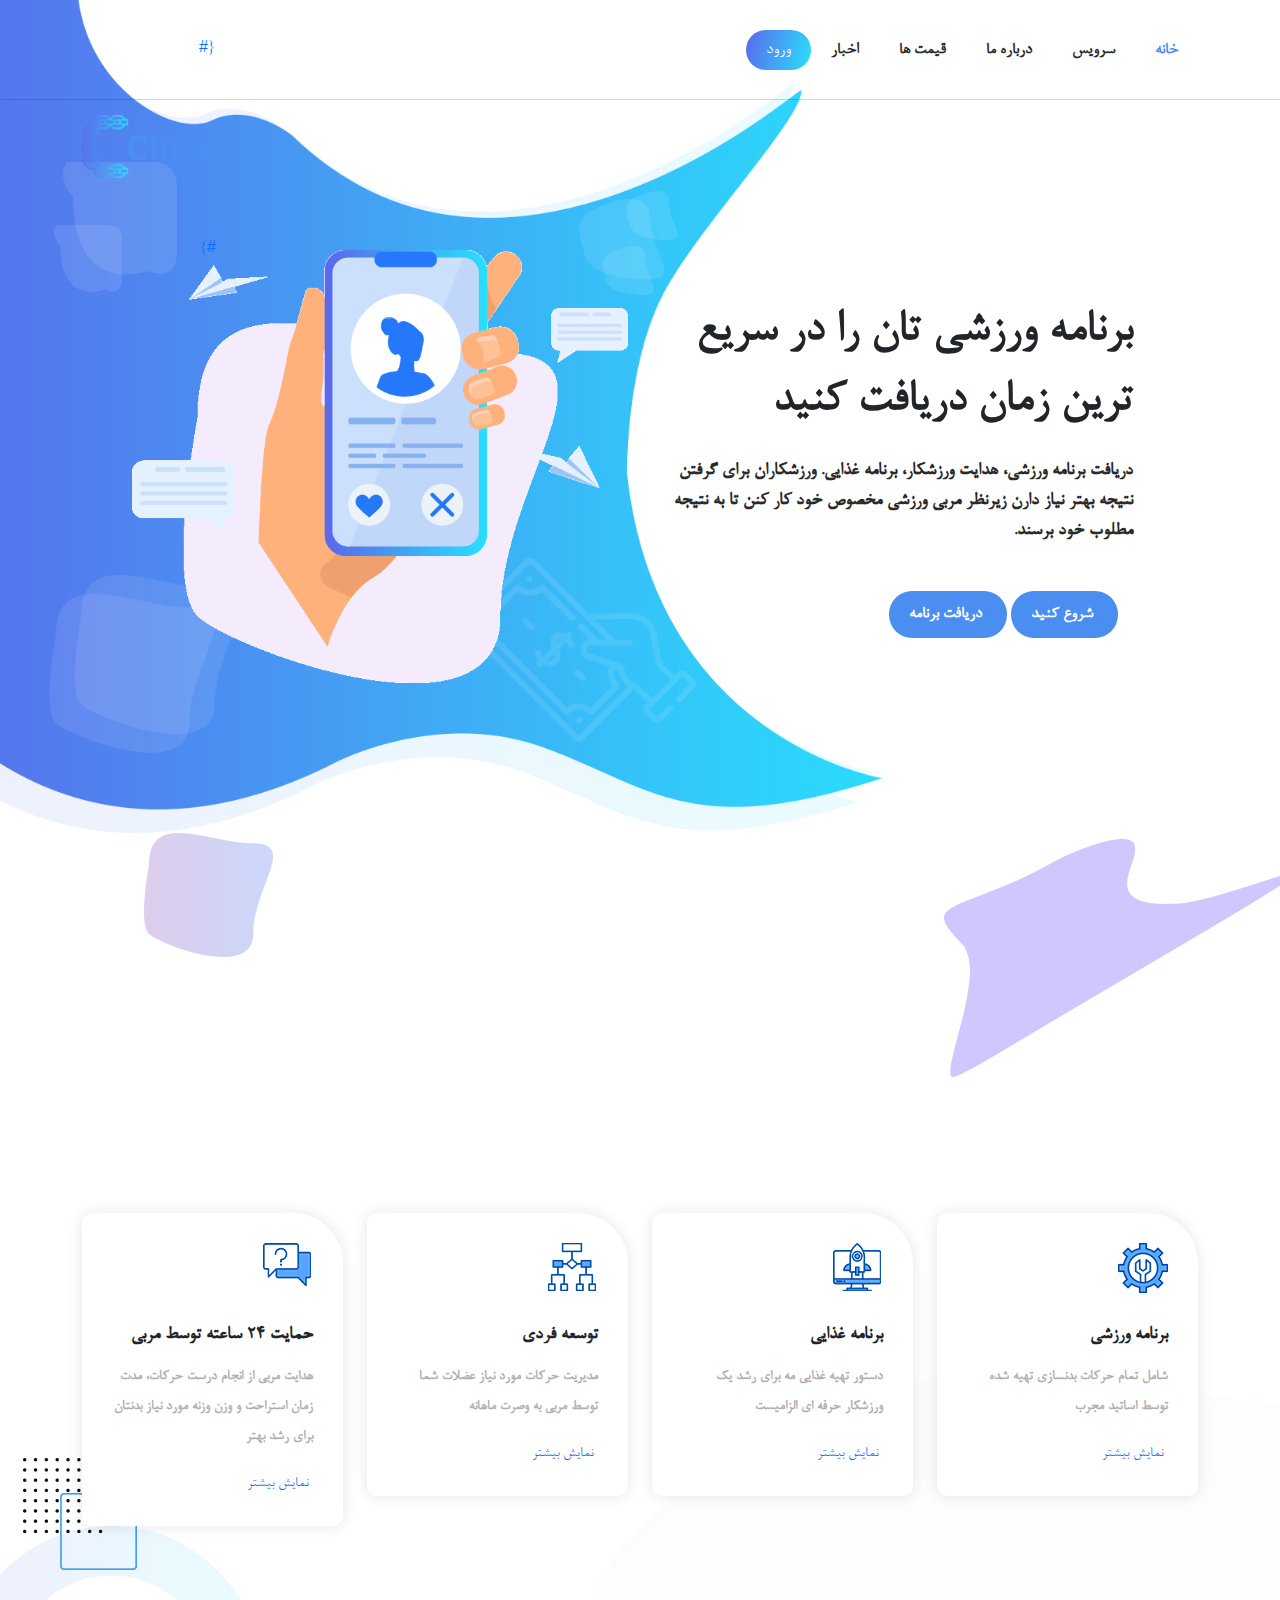
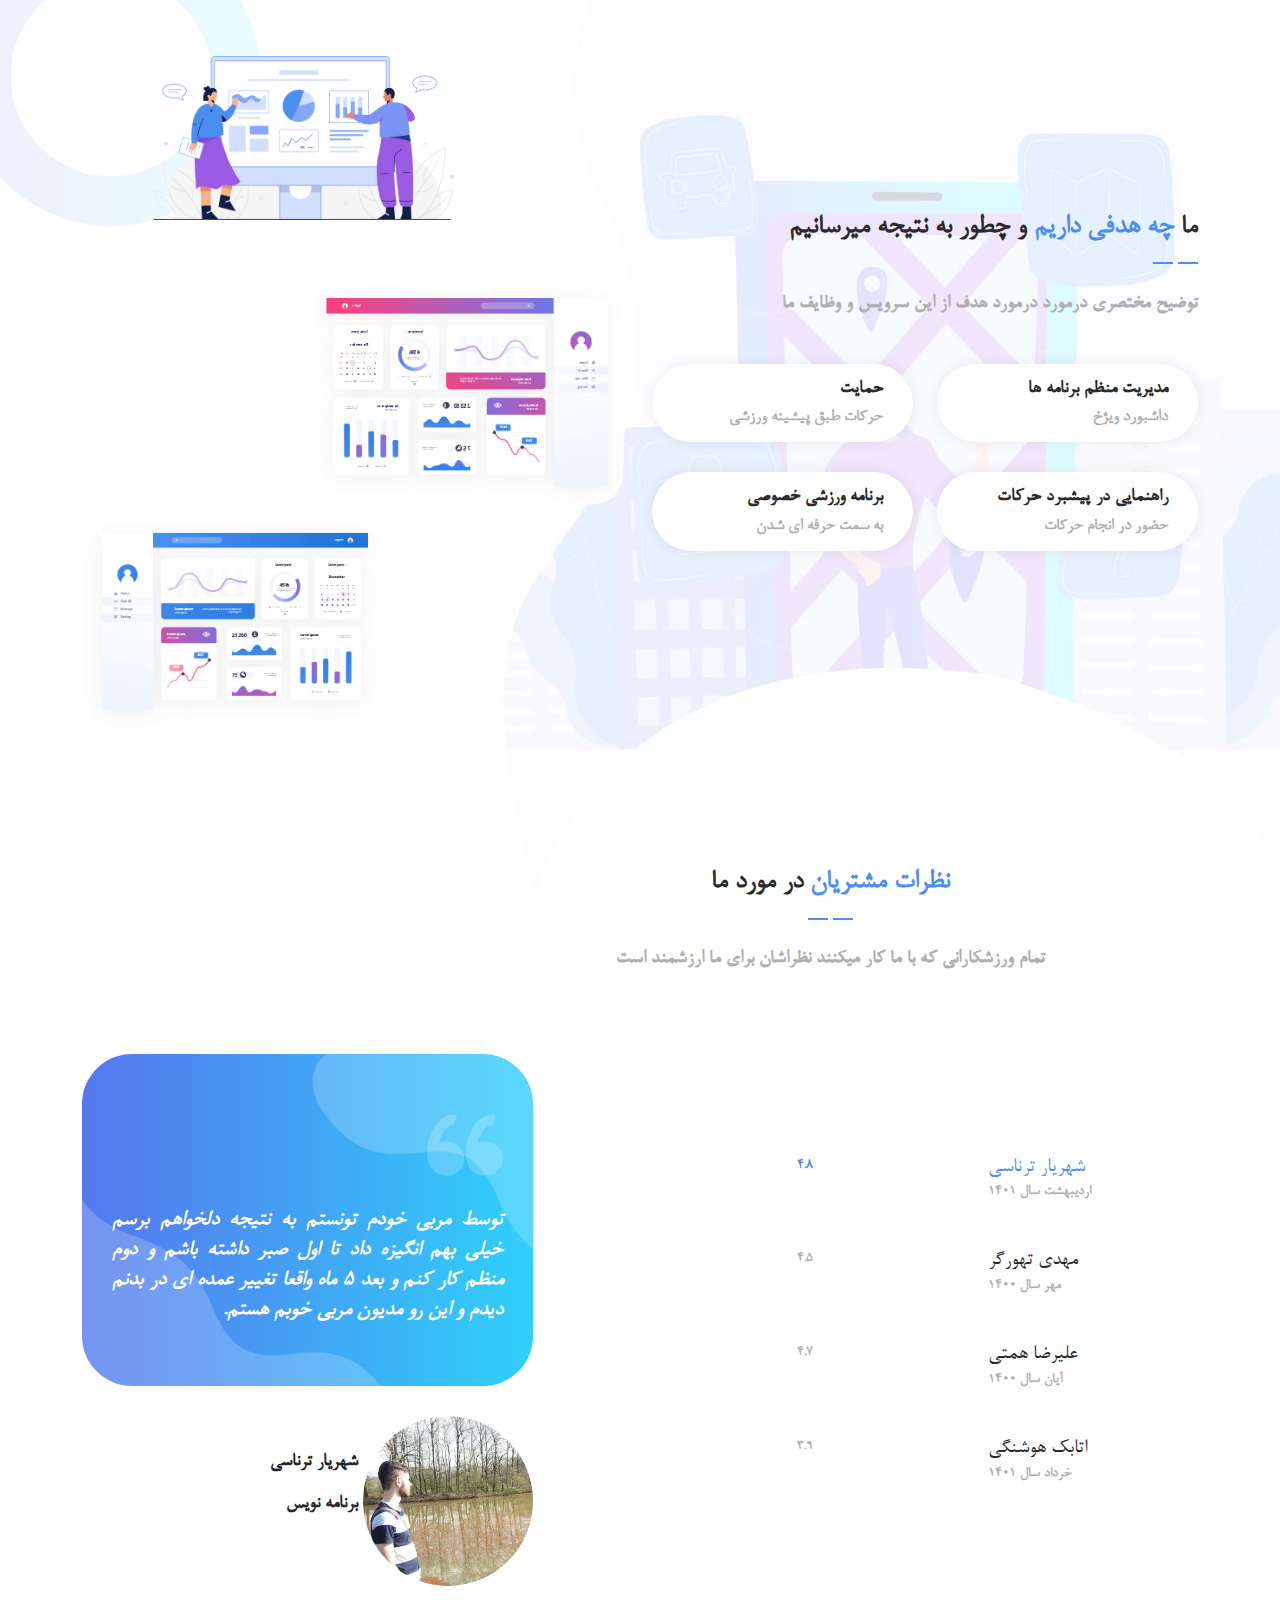
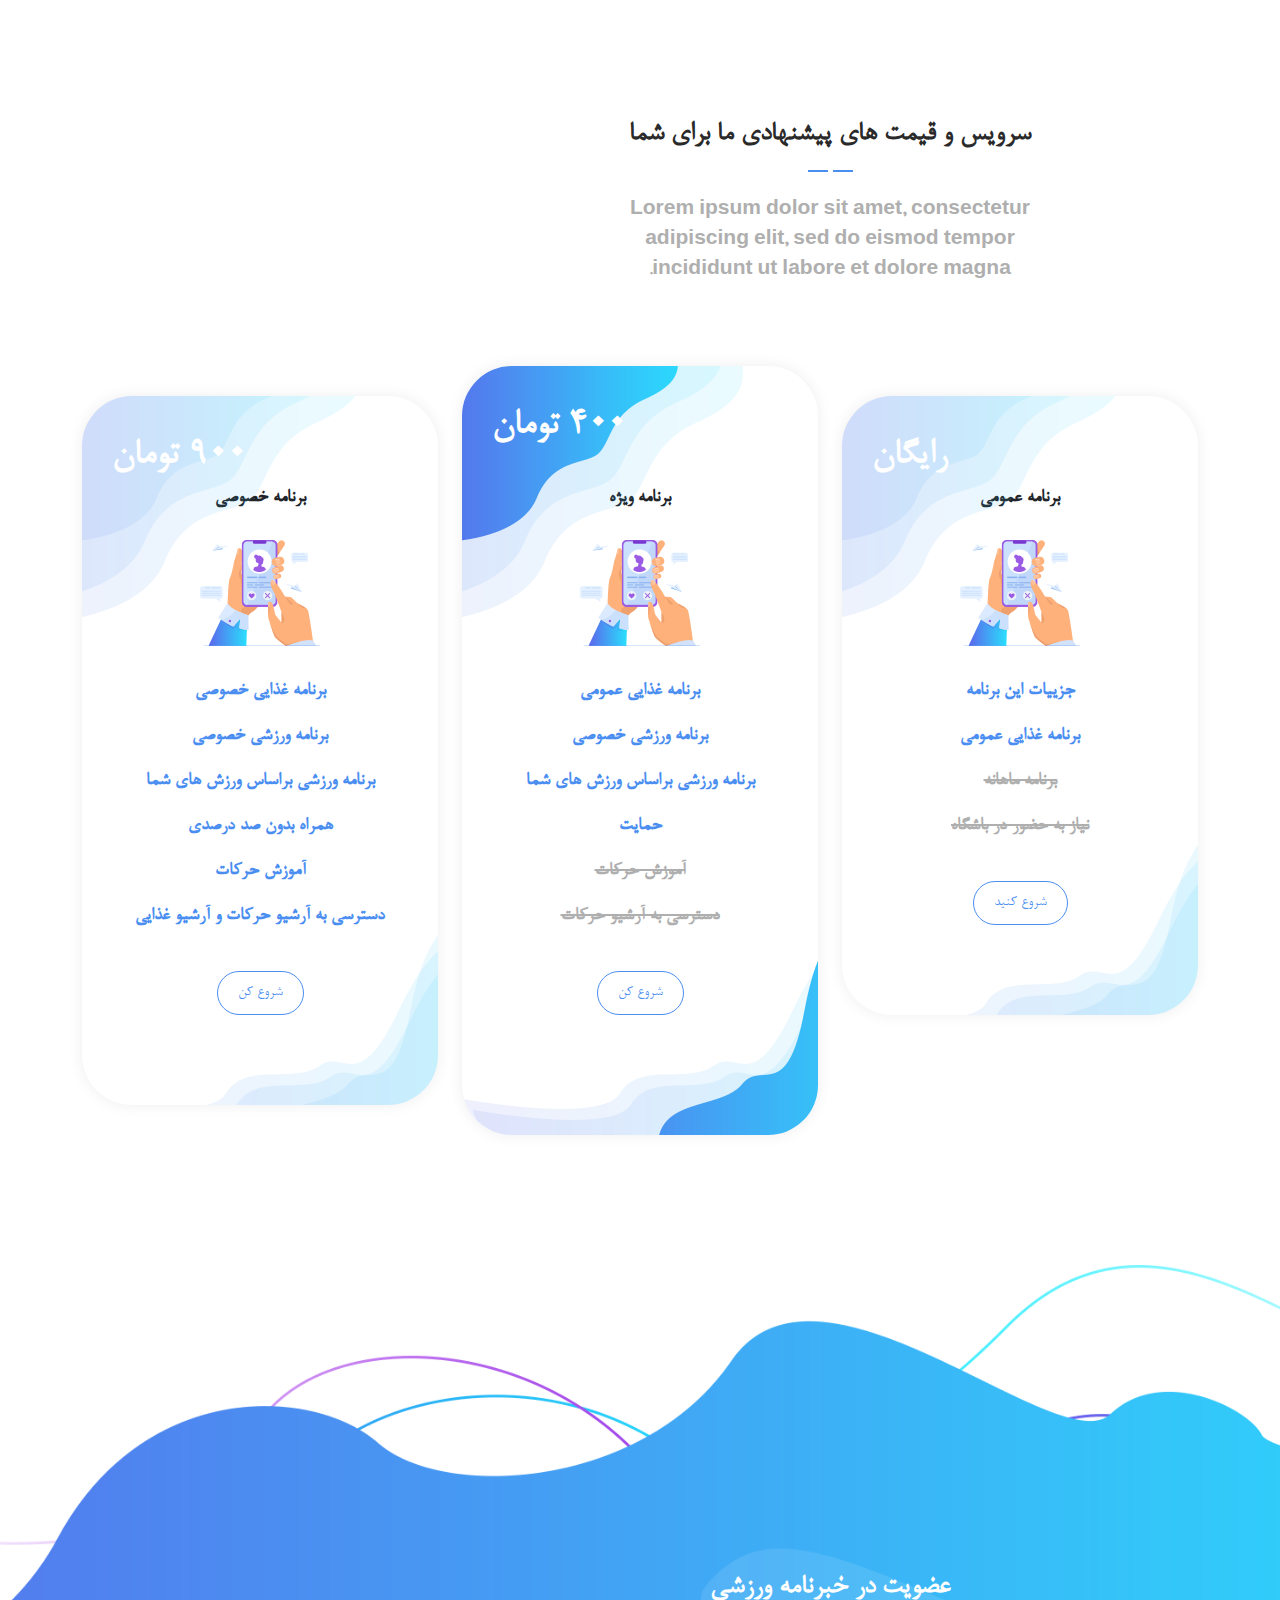
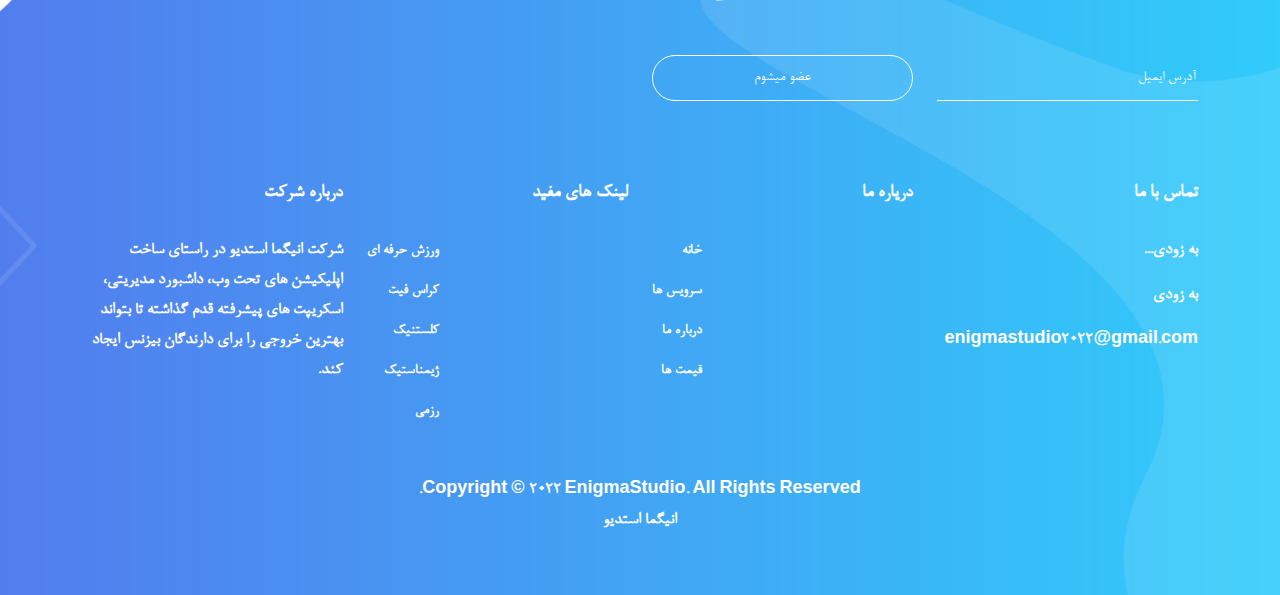
<file: templates/index.html>
<!DOCTYPE html>
<html lang="en">
<head>
    <meta charset="UTF-8">
    <meta name="viewport" content="width=device-width, initial-scale=1, shrink-to-fit=no">
    <meta name="description" content="دریافت برنامه ورزشی توسط اساتید مجرب و سایتی برای رشد فردی یک ورزشکار">
    <meta name="author" content="Shahriyar Tarnasi">
    <title>Coach Program</title>
    <link href="/assets/site/vendor/bootstrap/css/bootstrap.min.css" rel="stylesheet">
    <link rel="stylesheet" href="https://use.fontawesome.com/releases/v5.8.1/css/all.css"
          integrity="sha384-50oBUHEmvpQ+1lW4y57PTFmhCaXp0ML5d60M1M7uH2+nqUivzIebhndOJK28anvf" crossorigin="anonymous">
    <link rel="stylesheet" href="/assets/site/css/main.css">
    <link rel="stylesheet" href="/assets/site/css/animated.css">
    <link rel="stylesheet" href="/assets/site/css/owl.css">
</head>
<body dir="rtl">
<!-- ***** Preloader Start ***** -->
<div id="js-preloader" class="js-preloader">
    <div class="preloader-inner">
        <span class="dot"></span>
        <div class="dots">
            <span></span>
            <span></span>
            <span></span>
        </div>
    </div>
</div>
<!-- ***** Preloader End ***** -->

<!-- ***** Header Area Start ***** -->
<header class="header-area header-sticky wow slideInDown" data-wow-duration="0.75s" data-wow-delay="0s">
    <div class="container">
        <div class="row">
            <div class="col-12">
                <nav class="main-nav">
                    <!-- ***** Logo Start ***** -->
                    <a href="index.html" class="logo">
                        {# <img src="/assets/site/images/logo.png" alt="Chain App Dev">#}
                    </a>
                    <!-- ***** Logo End ***** -->
                    <!-- ***** Menu Start ***** -->
                    <ul class="nav">
                        <li class="scroll-to-section"><a href="#top" class="active">خانه</a></li>
                        <li class="scroll-to-section"><a href="#services">سرویس</a></li>
                        <li class="scroll-to-section"><a href="#about">درباره ما</a></li>
                        <li class="scroll-to-section"><a href="#pricing">قیمت ها</a></li>
                        <li class="scroll-to-section"><a href="#newsletter">اخبار</a></li>
                        <li>
                            <div class="gradient-button">
                                <a href="{% url "auth:login-page" %}">
                                    <i class="fa fa-sign-in-alt"></i>
                                    ورود
                                </a>
                            </div>
                        </li>
                    </ul>
                    <a class='menu-trigger'>
                        <span>منو</span>
                    </a>
                    <!-- ***** Menu End ***** -->
                </nav>
            </div>
        </div>
    </div>
</header>
<!-- ***** Header Area End ***** -->
<div id="modal" class="popupContainer" style="display:none;">
    <div class="popupHeader">
        <span class="header_title">ورود</span>
        <span class="modal_close"><i class="fa fa-times"></i></span>
    </div>
    <section class="popupBody">
        <!-- Social Login -->
        <div class="social_login">
            <div class="action_btns">
                <div class="one_half"><a href="#" id="login_form" class="btn">ورود</a></div>
                <div class="one_half last"><a href="#" id="register_form" class="btn">ثبت نام</a></div>
            </div>
        </div>

        <!-- Username & Password Login form -->
        <div class="user_login">
            <form>
                <label>ایمیل</label>
                <input type="text"/>
                <br/>
                <label>پسورد</label>
                <input type="password"/>
                <br/>
                <div class="checkbox">
                    <input id="remember" type="checkbox"/>
                    <label for="remember">مرا به خاطر بسپار</label>
                </div>
                <div class="action_btns">
                    <div class="one_half"><a href="#" class="btn back_btn"><i class="fa fa-angle-double-left"></i> برگشت</a>
                    </div>
                    <div class="one_half last"><a href="#" class="btn btn_red">ورود</a></div>
                </div>
            </form>

            <a href="#" class="forgot_password">فراموشی رمز عبور؟</a>
        </div>
        <div class="user_register">
            <form>
                <label>نام و نام خانوادگی</label>
                <input type="text"/>
                <br/>
                <label>ایمیل</label>
                <input type="email"/>
                <br/>
                <label>پسورد</label>
                <input type="password"/>
                <br/>
                <div class="checkbox">
                    <input id="send_updates" type="checkbox"/>
                    <label for="send_updates">دریافت ایمیل اخبار ورزشی</label>
                </div>

                <div class="action_btns">
                    <div class="one_half"><a href="#" class="btn back_btn"><i class="fa fa-angle-double-left"></i> برگشت</a>
                    </div>
                    <div class="one_half last"><a href="#" class="btn btn_red">ثبت نام</a></div>
                </div>
            </form>
        </div>
    </section>
</div>
<div class="main-banner wow fadeIn" id="top" data-wow-duration="1s" data-wow-delay="0.5s">
    <div class="container">
        <div class="row">
            <div class="col-lg-12">
                <div class="row">
                    <div class="col-lg-6 align-self-center">
                        <div class="left-content show-up header-text wow fadeInLeft" data-wow-duration="1s"
                             data-wow-delay="1s">
                            <div class="row">
                                <div class="col-lg-12">
                                    <h2>برنامه ورزشی تان را در سریع ترین زمان دریافت کنید</h2>
                                    <p>دریافت برنامه ورزشی، هدایت ورزشکار، برنامه غذایی. ورزشکاران برای گرفتن نتیجه بهتر
                                        نیاز دارن زیرنظر مربی ورزشی مخصوص خود کار کنن تا به نتیجه مطلوب خود برسند.</p>
                                </div>
                                <div class="col-lg-12">
                                    <div class="white-button first-button scroll-to-section">
                                        <a href="#contact"><i class="fa fa-circle-notch"></i> شروع کنید </a>
                                    </div>
                                    <div class="white-button scroll-to-section">
                                        <a href="#contact"><i class="fa fa-receipt"></i> دریافت برنامه </a>
                                    </div>
                                </div>
                            </div>
                        </div>
                    </div>
                    <div class="col-lg-6">
                        <div class="right-image wow fadeInRight" data-wow-duration="1s" data-wow-delay="0.5s">
                            <img src="/assets/site/images/slider-dec.png" alt="">
                        </div>
                    </div>
                </div>
            </div>
        </div>
    </div>
</div>
<div id="services" class="services section">
    <div class="container">
        <div class="row">
            <div class="col-lg-8 offset-lg-2">
                <div class="section-heading  wow fadeInDown" data-wow-duration="1s" data-wow-delay="0.5s">
                    <h4 class="h3">دریافت <em>برنامه و تغذیه</em> برای شما</h4>
                    <img src="/assets/site/images/heading-line-dec.png" alt="">
                    <p>ویزگی های برنامه شامل تمام حرکات بدنسازی که در داشبورد شما قابل نمایش است. همچنین تمام غذا هایی
                        مه یک ورزشکار در مسیر رشد خود نیاز دارد در پنل خود به راحتی قابل دسترسی است.</p>
                </div>
            </div>
        </div>
    </div>
    <div class="container">
        <div class="row">
            <div class="col-lg-3">
                <div class="service-item first-service">
                    <div class="icon"></div>
                    <h4>برنامه ورزشی</h4>
                    <p>شامل تمام حرکات بدنسازی تهیه شده توسط اساتید مجرب</p>
                    <div class="text-button">
                        <a href="#"><i class="fa fa-arrow-left"></i> نمایش بیشتر</a>
                    </div>
                </div>
            </div>
            <div class="col-lg-3">
                <div class="service-item second-service">
                    <div class="icon"></div>
                    <h4>برنامه غذایی</h4>
                    <p>دستور تهیه غذایی مه برای رشد یک ورزشکار حرفه ای الزامیست</p>
                    <div class="text-button">
                        <a href="#"><i class="fa fa-arrow-left"></i> نمایش بیشتر</a>
                    </div>
                </div>
            </div>
            <div class="col-lg-3">
                <div class="service-item third-service">
                    <div class="icon"></div>
                    <h4>توسعه فردی</h4>
                    <p>مدیریت حرکات مورد نیاز عضلات شما توسط مربی به وصرت ماهانه</p>
                    <div class="text-button">
                        <a href="#"><i class="fa fa-arrow-left"></i> نمایش بیشتر</a>
                    </div>
                </div>
            </div>
            <div class="col-lg-3">
                <div class="service-item fourth-service">
                    <div class="icon"></div>
                    <h4>حمایت 24 ساعته توسط مربی</h4>
                    <p>هدایت مربی از انجام درست حرکات، مدت زمان استراحت و وزن وزنه مورد نیاز بدنتان برای رشد بهتر</p>
                    <div class="text-button">
                        <a href="#"><i class="fa fa-arrow-left"></i> نمایش بیشتر</a>
                    </div>
                </div>
            </div>
        </div>
    </div>
</div>

<div id="about" class="about-us section">
    <div class="container">
        <div class="row">
            <div class="col-lg-6 align-self-center">
                <div class="section-heading">
                    <h4>ما <em>چه هدفی داریم</em> و چطور به نتیجه میرسانیم</h4>
                    <img src="/assets/site/images/heading-line-dec.png" alt="">
                    <p>توضیح مختصری درمورد درمورد هدف از این سرویس و وظایف ما</p>
                </div>
                <div class="row">
                    <div class="col-lg-6">
                        <div class="box-item">
                            <h4><a href="#">مدیریت منظم برنامه ها</a></h4>
                            <p>داشبورد ویژخ</p>
                        </div>
                    </div>
                    <div class="col-lg-6">
                        <div class="box-item">
                            <h4><a href="#">حمایت</a></h4>
                            <p>حرکات طبق پیشینه ورزشی</p>
                        </div>
                    </div>
                    <div class="col-lg-6">
                        <div class="box-item">
                            <h4><a href="#">راهنمایی در پیشبرد حرکات</a></h4>
                            <p>حضور در انجام حرکات</p>
                        </div>
                    </div>
                    <div class="col-lg-6">
                        <div class="box-item">
                            <h4><a href="#">برنامه ورزشی خصوصی</a></h4>
                            <p>به سمت حرفه ای شدن</p>
                        </div>
                    </div>
                </div>
            </div>
            <div class="col-lg-6">
                <div class="right-image">
                    <img src="/assets/site/images/about-right-dec.png" alt="">
                </div>
            </div>
        </div>
    </div>
</div>

<div id="clients" class="the-clients">
    <div class="container">
        <div class="row">
            <div class="col-lg-8 offset-lg-2">
                <div class="section-heading">
                    <h4><em>نظرات مشتریان</em> در مورد ما</h4>
                    <img src="/assets/site/images/heading-line-dec.png" alt="">
                    <p>تمام ورزشکارانی که با ما کار میکنند نظراشان برای ما ارزشمند است</p>
                </div>
            </div>
            <div class="col-lg-12">
                <div class="naccs">
                    <div class="grid">
                        <div class="row">
                            <div class="col-lg-7 align-self-center">
                                <div class="menu">
                                    <div class="first-thumb active">
                                        <div class="thumb">
                                            <div class="row">
                                                <div class="col-lg-4 col-sm-4 col-12">
                                                    <h4>شهریار ترناسی</h4>
                                                    <span class="date">اردیبهشت سال 1401</span>
                                                </div>
                                                <div class="col-lg-4 col-sm-4 col-12">
                                                    <i class="fa fa-star"></i>
                                                    <i class="fa fa-star"></i>
                                                    <i class="fa fa-star"></i>
                                                    <i class="fa fa-star"></i>
                                                    <i class="fa fa-star"></i>
                                                    <span class="rating">4.8</span>
                                                </div>
                                            </div>
                                        </div>
                                    </div>
                                    <div>
                                        <div class="thumb">
                                            <div class="row">
                                                <div class="col-lg-4 col-sm-4 col-12">
                                                    <h4>مهدی تهورگر</h4>
                                                    <span class="date">مهر سال 1400</span>
                                                </div>
                                                <div class="col-lg-4 col-sm-4 col-12">
                                                    <i class="fa fa-star"></i>
                                                    <i class="fa fa-star"></i>
                                                    <i class="fa fa-star"></i>
                                                    <i class="fa fa-star"></i>
                                                    <i class="fa fa-star"></i>
                                                    <span class="rating">4.5</span>
                                                </div>
                                            </div>
                                        </div>
                                    </div>
                                    <div>
                                        <div class="thumb">
                                            <div class="row">
                                                <div class="col-lg-4 col-sm-4 col-12">
                                                    <h4>علیرضا همتی</h4>
                                                    <span class="date">آیان سال 1400</span>
                                                </div>
                                                <div class="col-lg-4 col-sm-4 col-12">
                                                    <i class="fa fa-star"></i>
                                                    <i class="fa fa-star"></i>
                                                    <i class="fa fa-star"></i>
                                                    <i class="fa fa-star"></i>
                                                    <i class="fa fa-star"></i>
                                                    <span class="rating">4.7</span>
                                                </div>
                                            </div>
                                        </div>
                                    </div>
                                    <div>
                                        <div class="thumb">
                                            <div class="row">
                                                <div class="col-lg-4 col-sm-4 col-12">
                                                    <h4>اتابک هوشنگی</h4>
                                                    <span class="date">خرداد سال 1401</span>
                                                </div>
                                                <div class="col-lg-4 col-sm-4 col-12">
                                                    <i class="fa fa-star"></i>
                                                    <i class="fa fa-star"></i>
                                                    <i class="fa fa-star"></i>
                                                    <i class="fa fa-star"></i>
                                                    <i class="fa fa-star"></i>
                                                    <span class="rating">3.9</span>
                                                </div>
                                            </div>
                                        </div>
                                    </div>
                                </div>
                            </div>
                            <div class="col-lg-5">
                                <ul class="nacc">
                                    <li class="active">
                                        <div>
                                            <div class="thumb">
                                                <div class="row">
                                                    <div class="col-lg-12">
                                                        <div class="client-content">
                                                            <img src="/assets/site/images/quote.png" alt="">
                                                            <p>توسط مربی خودم تونستم به نتیجه دلخواهم برسم خیلی بهم
                                                                انگیزه داد تا اول صبر داشته باشم و دوم منظم کار کنم و
                                                                بعد 5 ماه واقعا تغییر عمده ای در بدنم دیدم و این رو
                                                                مدیون مربی خوبم هستم.</p>
                                                        </div>
                                                        <div class="down-content">
                                                            <img src="/assets/site/images/tarnasi.png" alt="tarnasi">
                                                            <div class="right-content">
                                                                <h4>شهریار ترناسی</h4>
                                                                <span>برنامه نویس</span>
                                                            </div>
                                                        </div>
                                                    </div>
                                                </div>
                                            </div>
                                        </div>
                                    </li>
                                    <li>
                                        <div>
                                            <div class="thumb">
                                                <div class="row">
                                                    <div class="col-lg-12">
                                                        <div class="client-content">
                                                            <img src="/assets/site/images/quote.png" alt="">
                                                            <p>“CTO, Lorem ipsum dolor sit amet, consectetur adpiscing
                                                                elit, sed do eismod tempor idunte ut labore et dolore
                                                                magna aliqua darwin kengan
                                                                lorem ipsum dolor sit amet, consectetur picing elit
                                                                massive big blasta.”</p>
                                                        </div>
                                                        <div class="down-content">
                                                            <img src="/assets/site/images/client-image.jpg" alt="">
                                                            <div class="right-content">
                                                                <h4>Jake H. Nyo</h4>
                                                                <span>CTO of Digital Company</span>
                                                            </div>
                                                        </div>
                                                    </div>
                                                </div>
                                            </div>
                                        </div>
                                    </li>
                                    <li>
                                        <div>
                                            <div class="thumb">
                                                <div class="row">
                                                    <div class="col-lg-12">
                                                        <div class="client-content">
                                                            <img src="/assets/site/images/quote.png" alt="">
                                                            <p>“May, Lorem ipsum dolor sit amet, consectetur adpiscing
                                                                elit, sed do eismod tempor idunte ut labore et dolore
                                                                magna aliqua darwin kengan
                                                                lorem ipsum dolor sit amet, consectetur picing elit
                                                                massive big blasta.”</p>
                                                        </div>
                                                        <div class="down-content">
                                                            <img src="/assets/site/images/client-image.jpg" alt="">
                                                            <div class="right-content">
                                                                <h4>May C.</h4>
                                                                <span>Founder of Catherina Co.</span>
                                                            </div>
                                                        </div>
                                                    </div>
                                                </div>
                                            </div>
                                        </div>
                                    </li>
                                    <li>
                                        <div>
                                            <div class="thumb">
                                                <div class="row">
                                                    <div class="col-lg-12">
                                                        <div class="client-content">
                                                            <img src="/assets/site/images/quote.png" alt="">
                                                            <p>“Lorem ipsum dolor sit amet, consectetur adpiscing elit,
                                                                sed do eismod tempor idunte ut labore et dolore magna
                                                                aliqua darwin kengan
                                                                lorem ipsum dolor sit amet, consectetur picing elit
                                                                massive big blasta.”</p>
                                                        </div>
                                                        <div class="down-content">
                                                            <img src="/assets/site/images/client-image.jpg" alt="">
                                                            <div class="right-content">
                                                                <h4>Random Staff</h4>
                                                                <span>Manager, Digital Company</span>
                                                            </div>
                                                        </div>
                                                    </div>
                                                </div>
                                            </div>
                                        </div>
                                    </li>
                                    <li>
                                        <div>
                                            <div class="thumb">
                                                <div class="row">
                                                    <div class="col-lg-12">
                                                        <div class="client-content">
                                                            <img src="/assets/site/images/quote.png" alt="">
                                                            <p>“Mark, Lorem ipsum dolor sit amet, consectetur adpiscing
                                                                elit, sed do eismod tempor idunte ut labore et dolore
                                                                magna aliqua darwin kengan
                                                                lorem ipsum dolor sit amet, consectetur picing elit
                                                                massive big blasta.”</p>
                                                        </div>
                                                        <div class="down-content">
                                                            <img src="/assets/site/images/client-image.jpg" alt="">
                                                            <div class="right-content">
                                                                <h4>Mark Am</h4>
                                                                <span>CTO, Amber Do Company</span>
                                                            </div>
                                                        </div>
                                                    </div>
                                                </div>
                                            </div>
                                        </div>
                                    </li>
                                </ul>
                            </div>
                        </div>
                    </div>
                </div>
            </div>
        </div>
    </div>
</div>

<div id="pricing" class="pricing-tables">
    <div class="container">
        <div class="row">
            <div class="col-lg-8 offset-lg-2">
                <div class="section-heading">
                    <h4>سرویس و قیمت های پیشنهادی ما برای شما</h4>
                    <img src="/assets/site/images/heading-line-dec.png" alt="">
                    <p>Lorem ipsum dolor sit amet, consectetur adipiscing elit, sed do eismod tempor incididunt ut
                        labore et dolore magna.</p>
                </div>
            </div>
            <div class="col-lg-4">
                <div class="pricing-item-regular">
                    <span class="price">رایگان</span>
                    <h4>برنامه عمومی</h4>
                    <div class="icon">
                        <img src="/assets/site/images/pricing-table-01.png" alt="">
                    </div>
                    <ul>
                        <li>جزییات این برنامه</li>
                        <li>برنامه غذایی عمومی</li>
                        <li class="non-function">برنامه ماهانه</li>
                        <li class="non-function">نیاز به حضور در باشگاه</li>
                    </ul>
                    <div class="border-button">
                        <a href="#">شروع کنید</a>
                    </div>
                </div>
            </div>
            <div class="col-lg-4">
                <div class="pricing-item-pro">
                    <span class="price">400 تومان</span>
                    <h4>برنامه ویژه</h4>
                    <div class="icon">
                        <img src="/assets/site/images/pricing-table-01.png" alt="">
                    </div>
                    <ul>
                        <li>برنامه غذایی عمومی</li>
                        <li>برنامه ورزشی خصوصی</li>
                        <li>برنامه ورزشی براساس ورزش های شما</li>
                        <li>حمایت</li>
                        <li class="non-function">آموزش حرکات</li>
                        <li class="non-function">دسترسی به آرشیو حرکات</li>
                    </ul>
                    <div class="border-button">
                        <a href="#">شروع کن</a>
                    </div>
                </div>
            </div>
            <div class="col-lg-4">
                <div class="pricing-item-regular">
                    <span class="price">900 تومان</span>
                    <h4>برنامه خصوصی</h4>
                    <div class="icon">
                        <img src="/assets/site/images/pricing-table-01.png" alt="">
                    </div>
                    <ul>
                        <li>برنامه غذایی خصوصی</li>
                        <li>برنامه ورزشی خصوصی</li>
                        <li>برنامه ورزشی براساس ورزش های شما</li>
                        <li>همراه بدون صد درصدی</li>
                        <li>آموزش حرکات</li>
                        <li>دسترسی به آرشیو حرکات و آرشیو غذایی</li>
                    </ul>
                    <div class="border-button">
                        <a href="#">شروع کن</a>
                    </div>
                </div>
            </div>
        </div>
    </div>
</div>

<footer id="newsletter">
    <div class="container">
        <div class="row">
            <div class="col-lg-8 offset-lg-2">
                <div class="section-heading">
                    <h4>عضویت در خبرنامه ورزشی</h4>
                </div>
            </div>
            <div class="col-lg-6 offset-lg-3">
                <form id="search" action="#" method="GET">
                    <div class="row">
                        <div class="col-lg-6 col-sm-6">
                            <fieldset>
                                <input type="address" name="address" class="email" placeholder="آدرس ایمیل"
                                       autocomplete="on" required>
                            </fieldset>
                        </div>
                        <div class="col-lg-6 col-sm-6">
                            <fieldset>
                                <button type="submit" class="main-button"><i
                                        class="fa fa-angle-left"></i> عضو میشوم
                                </button>
                            </fieldset>
                        </div>
                    </div>
                </form>
            </div>
        </div>
        <div class="row">
            <div class="col-lg-3">
                <div class="footer-widget">
                    <h4>تماس با ما</h4>
                    <p>به زودی...</p>
                    <p><a href="#">به زودی</a></p>
                    <p><a href="#">enigmastudio2022@gmail.com</a></p>
                </div>
            </div>
            <div class="col-lg-3">
                <div class="footer-widget">
                    <h4>دریاره ما</h4>
                    <ul>
                        <li><a href="#">خانه</a></li>
                        <li><a href="#">سرویس ها</a></li>
                        <li><a href="#">درباره ما</a></li>
                        <li><a href="#">قیمت ها</a></li>
                    </ul>
                </div>
            </div>
            <div class="col-lg-3">
                <div class="footer-widget">
                    <h4>لینک های مفید</h4>
                    <ul>
                        <li><a href="#">ورزش حرفه ای</a></li>
                        <li><a href="#">کراس فیت</a></li>
                        <li><a href="#">کلستنیک</a></li>
                        <li><a href="#">ژیمناستیک</a></li>
                        <li><a href="#">رزمی</a></li>
                    </ul>
                </div>
            </div>
            <div class="col-lg-3">
                <div class="footer-widget">
                    <h4>درباره شرکت</h4>
                    <div class="logo">
                    </div>
                    <p>شرکت انیگما استدیو در راستای ساخت اپلیکیشن های تحت وب، داشبورد مدیریتی، اسکریپت های پیشرفته قدم
                        گذاشته تا بتواند بهترین خروجی را برای دارندگان بیزنس ایجاد کند.</p>
                </div>
            </div>
            <div class="col-lg-12">
                <div class="copyright-text">
                    <p>Copyright © 2022 EnigmaStudio. All Rights Reserved.
                        <br><a href="https://enigmastudio.dev/" target="_blank"
                                       title="css templates">انیگما استدیو</a></p>
                </div>
            </div>
        </div>
    </div>
</footer>


<!-- Scripts -->
<script src="/assets/site/vendor/jquery/jquery.min.js"></script>
<script src="/assets/site/vendor/bootstrap/js/bootstrap.bundle.min.js"></script>
<script src="/assets/site/js/owl-carousel.js"></script>
<script src="/assets/site/js/animation.js"></script>
<script src="/assets/site/js/imagesloaded.js"></script>
<script src="/assets/site/js/popup.js"></script>
<script src="/assets/site/js/custom.js"></script>
</body>
</html>
</file>
<file: assets/site/css/main.css>
@font-face {
    font-family: 'Nazanin';
    src: url('../fonts/nazanin.ttf') format('truetype');
}

html, body, div, span, applet, object, iframe, h1, h2, h3, h4, h5, h6, p, blockquote, div
pre, a, abbr, acronym, address, big, cite, code, del, dfn, em, font, img, ins, kbd, q,
s, samp, small, strike, strong, sub, sup, tt, var, b, u, i, center, dl, dt, dd, ol, ul, li,
figure, header, nav, section, article, aside, footer, figcaption {
    margin: 0;
    padding: 0;
    border: 0;
    outline: 0;
}

/* clear fix */
.grid:after {
    content: '';
    display: block;
    clear: both;
}

/* ---- .grid-item ---- */

.grid-sizer,
.grid-item {
    width: 50%;
}

.grid-item {
    float: left;
}

.grid-item img {
    display: block;
    max-width: 100%;
}

.clearfix:after {
    content: ".";
    display: block;
    clear: both;
    visibility: hidden;
    line-height: 0;
    height: 0;
}

.clearfix {
    display: inline-block;
}

html[xmlns] .clearfix {
    display: block;
}

* html .clearfix {
    height: 1%;
}

ul, li {
    padding: 0;
    margin: 0;
    list-style: none;
    font-size: 20px !important;
    font-weight: bold;
}

header, nav, section, article, aside, footer, hgroup {
    display: block;
}

* {
    box-sizing: border-box;
}

html, body {
    font-family: Nazanin, sans-serif;
    font-weight: 400;
    background-color: #fff;
    -ms-text-size-adjust: 100%;
    -webkit-font-smoothing: antialiased;
    -moz-osx-font-smoothing: grayscale;
}

a {
    text-decoration: none !important;
}

h1, h2, h3, h4, h5, h6 {
    margin-top: 0px;
    margin-bottom: 0px;
}

ul {
    margin-bottom: 0px;
}

p {
    font-size: 18px;
    line-height: 30px;
    font-weight: bold;
    color: #afafaf;
}

img {
    width: 100%;
    overflow: hidden;
}

/* 
---------------------------------------------
global styles
--------------------------------------------- 
*/
html,
body {
    background: #fff;
    font-family: Nazanin, sans-serif;
}

::selection {
    background: #4b8ef1;
    color: #fff !important;
}

::-moz-selection {
    background: #4b8ef1;
    color: #fff !important;
}

@media (max-width: 991px) {
    html, body {
        overflow-x: hidden;
    }

    .mobile-top-fix {
        margin-top: 30px;
        margin-bottom: 0px;
    }

    .mobile-bottom-fix {
        margin-bottom: 30px;
    }

    .mobile-bottom-fix-big {
        margin-bottom: 60px;
    }
}

.section-heading {
    position: relative;
    z-index: 2;
}

.section-heading h4 {
    color: #2a2a2a;
    font-size: 30px;
    font-weight: 700;
    text-transform: capitalize;
    margin-bottom: 10px;
}

.section-heading h4 em {
    font-style: normal;
    color: #4b8ef1;
}

.section-heading img {
    width: 45px;
    height: 2px;
}

.section-heading p {
    margin-top: 10px;
    font-size: 21px;
    font-weight: bold;
}

.show-up {
    position: relative;
    z-index: 2;
}

.white-button a {
    display: inline-block !important;
    padding: 10px 20px !important;
    color: #4b8ef1 !important;
    text-transform: capitalize;
    font-size: 18px;
    background-color: #fff;
    border-radius: 23px;
    font-weight: bold !important;
    letter-spacing: 0.3px !important;
    transition: all .5s;
}

.white-button a i {
    margin-left: 5px;
    font-size: 18px;
}

.white-button a:hover {
    background-color: #4b8ef1;
    color: #bab6b6 !important;
}

.text-button a {
    font-size: 15px;
}

.text-button a i {
    margin-left: 5px;
    font-size: 14px;
    transition: all .3s;
}

.text-button a:hover i {
    margin-left: 8px;
}

.gradient-button a {
    display: inline-block !important;
    padding: 10px 20px !important;
    color: #fff !important;
    text-transform: capitalize;
    font-size: 15px;
    background: rgb(19, 175, 240);
    background: linear-gradient(105deg, rgba(91, 104, 235, 1) 0%, rgba(40, 225, 253, 1) 100%);
    border-radius: 23px;
    font-weight: 500 !important;
    letter-spacing: 0.3px !important;
    transition: all .5s;
}

.gradient-button a:hover {
    color: #fff !important;
    background: rgb(19, 175, 240);
    background: linear-gradient(105deg, rgba(91, 104, 235, 1) 0%, rgba(40, 225, 253, 1) 100%);
}

.border-button a {
    display: inline-block !important;
    padding: 10px 20px !important;
    color: #4b8ef1 !important;
    border: 1px solid #4b8ef1;
    text-transform: capitalize;
    font-size: 15px;
    display: inline-block;
    background-color: #fff;
    border-radius: 23px;
    font-weight: 500 !important;
    letter-spacing: 0.3px !important;
    transition: all .5s;
}

.border-button a:hover {
    background-color: #4b8ef1;
    color: #fff !important;
}


/* 
---------------------------------------------
header
--------------------------------------------- 
*/

.background-header {
    background-color: #fff !important;
    height: 80px !important;
    border-bottom: none !important;
    position: fixed !important;
    top: 0px;
    left: 0px;
    right: 0px;
    box-shadow: 0px 5px 8px rgba(0, 0, 0, 0.03);
}

.background-header .logo,
.background-header .main-nav .nav li a {
    color: #fff;
}

.background-header .main-nav .nav li:hover a {
    color: #4b8ef1;
}

.background-header .nav li a.active {
    position: relative;
    color: #fff;
}

.background-header .nav li a.active:after {
    position: absolute;
    width: 100%;
    height: 1px;
    background-color: #4b8ef1;
    content: '';
    left: 50%;
    bottom: -20px;
    transform: translateX(-50%);
}

.background-header .nav li:last-child a.active:after {
    background-color: transparent;
}

.header-area {
    background-color: transparent;
    border-bottom: 1px solid rgba(42, 42, 42, 0.2);
    position: absolute;
    left: 0px;
    right: 0px;
    z-index: 100;
    height: 100px;
    -webkit-transition: all .5s ease 0s;
    -moz-transition: all .5s ease 0s;
    -o-transition: all .5s ease 0s;
    transition: all .5s ease 0s;
}

.header-area .main-nav {
    min-height: 80px;
    background: transparent;
}

.header-area .main-nav .logo {
    float: left;
    -webkit-transition: all 0.3s ease 0s;
    -moz-transition: all 0.3s ease 0s;
    -o-transition: all 0.3s ease 0s;
    transition: all 0.3s ease 0s;
}

.header-area .main-nav .logo {
    line-height: 100px;
    float: left;
    -webkit-transition: all 0.3s ease 0s;
    -moz-transition: all 0.3s ease 0s;
    -o-transition: all 0.3s ease 0s;
    transition: all 0.3s ease 0s;
}

.background-header .main-nav .logo {
    line-height: 80px;
}

.background-header .main-nav .nav {
    margin-top: 20px !important;
}

.header-area .main-nav .nav {
    float: right;
    margin-top: 30px;
    margin-right: 0px;
    background-color: transparent;
    -webkit-transition: all 0.3s ease 0s;
    -moz-transition: all 0.3s ease 0s;
    -o-transition: all 0.3s ease 0s;
    transition: all 0.3s ease 0s;
    position: relative;
    z-index: 999;
}

.header-area .main-nav .nav li {
    padding-left: 20px;
    padding-right: 20px;
}

.header-area .main-nav .nav li:nth-child(6) {
    padding-right: 0px;
    padding-left: 40px;
}

.header-area .main-nav .nav li:last-child a,
.background-header .main-nav .nav li:last-child a,
.header-area .main-nav .nav li:nth-child(6) a,
.background-header .main-nav .nav li:nth-child(6) a {
    padding: 0px 20px !important;
    font-weight: 400;
}

.header-area .main-nav .nav li:last-child a:hover,
.background-header .main-nav .nav li:last-child a:hover,
.header-area .main-nav .nav li:nth-child(6) a:hover,
.background-header .main-nav .nav li:nth-child(6) a:hover {
    color: #fff !important;
}

.header-area .main-nav .nav li a {
    display: block;
    font-weight: bold;
    font-size: 18px;
    color: #2a2a2a;
    text-transform: capitalize;
    -webkit-transition: all 0.3s ease 0s;
    -moz-transition: all 0.3s ease 0s;
    -o-transition: all 0.3s ease 0s;
    transition: all 0.3s ease 0s;
    height: 40px;
    line-height: 40px;
    border: transparent;
    letter-spacing: 1px;
}

.header-area .main-nav .nav li:hover a,
.header-area .main-nav .nav li a.active {
    color: #4b8ef1 !important;
}

.header-area .main-nav .nav li:last-child a.active {
    color: #fff !important;
}

.background-header .main-nav .nav li:hover a,
.background-header .main-nav .nav li a.active {
    color: #4b8ef1 !important;
    opacity: 1;
}

.header-area .main-nav .nav li.submenu {
    position: relative;
    padding-right: 30px;
}

.header-area .main-nav .nav li.submenu:after {
    font-family: Nazanin, sans-serif;
    content: "\f107";
    font-size: 12px;
    color: #2a2a2a;
    position: absolute;
    right: 18px;
    top: 12px;
}

.background-header .main-nav .nav li.submenu:after {
    color: #2a2a2a;
}

.header-area .main-nav .nav li.submenu ul {
    position: absolute;
    width: 200px;
    box-shadow: 0 2px 28px 0 rgba(0, 0, 0, 0.06);
    overflow: hidden;
    top: 50px;
    opacity: 0;
    transform: translateY(+2em);
    visibility: hidden;
    z-index: -1;
    transition: all 0.3s ease-in-out 0s, visibility 0s linear 0.3s, z-index 0s linear 0.01s;
}

.header-area .main-nav .nav li.submenu ul li {
    margin-left: 0px;
    padding-left: 0px;
    padding-right: 0px;
}

.header-area .main-nav .nav li.submenu ul li a {
    opacity: 1;
    display: block;
    background: #f7f7f7;
    color: #2a2a2a !important;
    padding-left: 20px;
    height: 40px;
    line-height: 40px;
    -webkit-transition: all 0.3s ease 0s;
    -moz-transition: all 0.3s ease 0s;
    -o-transition: all 0.3s ease 0s;
    transition: all 0.3s ease 0s;
    position: relative;
    font-size: 13px;
    font-weight: 400;
    border-bottom: 1px solid #eee;
}

.header-area .main-nav .nav li.submenu ul li a:hover {
    background: #fff;
    color: #4b8ef1 !important;
    padding-left: 25px;
}

.header-area .main-nav .nav li.submenu ul li a:hover:before {
    width: 3px;
}

.header-area .main-nav .nav li.submenu:hover ul {
    visibility: visible;
    opacity: 1;
    z-index: 1;
    transform: translateY(0%);
    transition-delay: 0s, 0s, 0.3s;
}

.header-area .main-nav .menu-trigger {
    cursor: pointer;
    display: block;
    position: absolute;
    top: 33px;
    width: 32px;
    height: 40px;
    text-indent: -9999em;
    z-index: 99;
    right: 40px;
    display: none;
}

.background-header .main-nav .menu-trigger {
    top: 23px;
}

.header-area .main-nav .menu-trigger span,
.header-area .main-nav .menu-trigger span:before,
.header-area .main-nav .menu-trigger span:after {
    -moz-transition: all 0.4s;
    -o-transition: all 0.4s;
    -webkit-transition: all 0.4s;
    transition: all 0.4s;
    background-color: #2a2a2a;
    display: block;
    position: absolute;
    width: 30px;
    height: 2px;
    left: 0;
}

.background-header .main-nav .menu-trigger span,
.background-header .main-nav .menu-trigger span:before,
.background-header .main-nav .menu-trigger span:after {
    background-color: #2a2a2a;
}

.header-area .main-nav .menu-trigger span:before,
.header-area .main-nav .menu-trigger span:after {
    -moz-transition: all 0.4s;
    -o-transition: all 0.4s;
    -webkit-transition: all 0.4s;
    transition: all 0.4s;
    background-color: #2a2a2a;
    display: block;
    position: absolute;
    width: 30px;
    height: 2px;
    left: 0;
    width: 75%;
}

.background-header .main-nav .menu-trigger span:before,
.background-header .main-nav .menu-trigger span:after {
    background-color: #2a2a2a;
}

.header-area .main-nav .menu-trigger span:before,
.header-area .main-nav .menu-trigger span:after {
    content: "";
}

.header-area .main-nav .menu-trigger span {
    top: 16px;
}

.header-area .main-nav .menu-trigger span:before {
    -moz-transform-origin: 33% 100%;
    -ms-transform-origin: 33% 100%;
    -webkit-transform-origin: 33% 100%;
    transform-origin: 33% 100%;
    top: -10px;
    z-index: 10;
}

.header-area .main-nav .menu-trigger span:after {
    -moz-transform-origin: 33% 0;
    -ms-transform-origin: 33% 0;
    -webkit-transform-origin: 33% 0;
    transform-origin: 33% 0;
    top: 10px;
}

.header-area .main-nav .menu-trigger.active span,
.header-area .main-nav .menu-trigger.active span:before,
.header-area .main-nav .menu-trigger.active span:after {
    background-color: transparent;
    width: 100%;
}

.header-area .main-nav .menu-trigger.active span:before {
    -moz-transform: translateY(6px) translateX(1px) rotate(45deg);
    -ms-transform: translateY(6px) translateX(1px) rotate(45deg);
    -webkit-transform: translateY(6px) translateX(1px) rotate(45deg);
    transform: translateY(6px) translateX(1px) rotate(45deg);
    background-color: #2a2a2a;
}

.background-header .main-nav .menu-trigger.active span:before {
    background-color: #2a2a2a;
}

.header-area .main-nav .menu-trigger.active span:after {
    -moz-transform: translateY(-6px) translateX(1px) rotate(-45deg);
    -ms-transform: translateY(-6px) translateX(1px) rotate(-45deg);
    -webkit-transform: translateY(-6px) translateX(1px) rotate(-45deg);
    transform: translateY(-6px) translateX(1px) rotate(-45deg);
    background-color: #2a2a2a;
}

.background-header .main-nav .menu-trigger.active span:after {
    background-color: #2a2a2a;
}

.header-area.header-sticky {
    min-height: 80px;
}

.header-area .nav {
    margin-top: 30px;
}

.header-area.header-sticky .nav li a.active {
    color: #4b8ef1;
}

@media (max-width: 1200px) {
    .header-area .main-nav .nav li {
        padding-left: 12px;
        padding-right: 12px;
    }

    .header-area .main-nav:before {
        display: none;
    }
}

@media (max-width: 992px) {
    .header-area .main-nav .nav li:last-child,
    .background-header .main-nav .nav li:last-child {
        color: #069;
    }

    .header-area .main-nav .nav li:nth-child(6),
    .background-header .main-nav .nav li:nth-child(6) {
        padding-right: 0px;
    }

    .background-header .nav li a.active:after {
        display: none;
    }
}

@media (max-width: 767px) {
    .pre-header ul.info li:last-child,
    .pre-header ul.info li:nth-child(6) {
        display: none !important;
    }

    .background-header .main-nav .nav {
        margin-top: 80px !important;
    }

    .header-area .main-nav .logo {
        color: #1e1e1e;
    }

    .header-area.header-sticky .nav li a:hover,
    .header-area.header-sticky .nav li a.active {
        color: #4b8ef1 !important;
        opacity: 1;
    }

    .header-area.header-sticky .nav li.search-icon a {
        width: 100%;
    }

    .header-area {
        background-color: #fff;
        padding: 0px 15px;
        height: 100px;
        box-shadow: none;
        text-align: center;
        box-shadow: 0px 5px 8px rgba(0, 0, 0, 0.03);
    }

    .header-area .container {
        padding: 0px;
    }

    .header-area .logo {
        margin-left: 30px;
    }

    .header-area .menu-trigger {
        display: block !important;
    }

    .header-area .main-nav {
        overflow: hidden;
    }

    .header-area .main-nav .nav {
        float: none;
        width: 100%;
        display: none;
        -webkit-transition: all 0s ease 0s;
        -moz-transition: all 0s ease 0s;
        -o-transition: all 0s ease 0s;
        transition: all 0s ease 0s;
        margin-left: 0px;
    }

    .background-header .nav {
        margin-top: 80px;
    }

    .header-area .main-nav .nav li:first-child {
        border-top: 1px solid #eee;
    }

    .header-area.header-sticky .nav {
        margin-top: 100px;
    }

    .header-area .main-nav .nav li {
        width: 100%;
        background: #fff;
        border-bottom: 1px solid #e7e7e7;
        padding-left: 0px !important;
        padding-right: 0px !important;
    }

    .header-area .main-nav .nav li a {
        height: 50px !important;
        line-height: 50px !important;
        padding: 0px !important;
        border: none !important;
        background: #f7f7f7 !important;
        color: #191a20 !important;
    }

    .header-area .main-nav .nav li a:hover {
        background: #eee !important;
        color: #4b8ef1 !important;
    }

    .header-area .main-nav .nav li.submenu ul {
        position: relative;
        visibility: inherit;
        opacity: 1;
        z-index: 1;
        transform: translateY(0%);
        transition-delay: 0s, 0s, 0.3s;
        top: 0px;
        width: 100%;
        box-shadow: none;
        height: 0px;
    }

    .header-area .main-nav .nav li.submenu ul li a {
        font-size: 12px;
        font-weight: 400;
    }

    .header-area .main-nav .nav li.submenu ul li a:hover:before {
        width: 0px;
    }

    .header-area .main-nav .nav li.submenu ul.active {
        height: auto !important;
    }

    .header-area .main-nav .nav li.submenu:after {
        color: #3B566E;
        right: 25px;
        font-size: 14px;
        top: 15px;
    }

    .header-area .main-nav .nav li.submenu:hover ul, .header-area .main-nav .nav li.submenu:focus ul {
        height: 0px;
    }
}

@media (min-width: 767px) {
    .header-area .main-nav .nav {
        display: flex !important;
    }
}

/* 
---------------------------------------------
preloader
--------------------------------------------- 
*/

.js-preloader {
    position: fixed;
    top: 0;
    left: 0;
    right: 0;
    bottom: 0;
    background-color: #fff;
    display: -webkit-box;
    display: flex;
    -webkit-box-align: center;
    align-items: center;
    -webkit-box-pack: center;
    justify-content: center;
    opacity: 1;
    visibility: visible;
    z-index: 9999;
    -webkit-transition: opacity 0.25s ease;
    transition: opacity 0.25s ease;
}

.js-preloader.loaded {
    opacity: 0;
    visibility: hidden;
    pointer-events: none;
}

@-webkit-keyframes dot {
    50% {
        -webkit-transform: translateX(96px);
        transform: translateX(96px);
    }
}

@keyframes dot {
    50% {
        -webkit-transform: translateX(96px);
        transform: translateX(96px);
    }
}

@-webkit-keyframes dots {
    50% {
        -webkit-transform: translateX(-31px);
        transform: translateX(-31px);
    }
}

@keyframes dots {
    50% {
        -webkit-transform: translateX(-31px);
        transform: translateX(-31px);
    }
}

.preloader-inner {
    position: relative;
    width: 142px;
    height: 40px;
    background: #fff;
}

.preloader-inner .dot {
    position: absolute;
    width: 16px;
    height: 16px;
    top: 12px;
    left: 15px;
    background: #4b8ef1;
    border-radius: 50%;
    -webkit-transform: translateX(0);
    transform: translateX(0);
    -webkit-animation: dot 2.8s infinite;
    animation: dot 2.8s infinite;
}

.preloader-inner .dots {
    -webkit-transform: translateX(0);
    transform: translateX(0);
    margin-top: 12px;
    margin-left: 31px;
    -webkit-animation: dots 2.8s infinite;
    animation: dots 2.8s infinite;
}

.preloader-inner .dots span {
    display: block;
    float: left;
    width: 16px;
    height: 16px;
    margin-left: 16px;
    background: #4b8ef1;
    border-radius: 50%;
}


/*
---------------------------------------------
Banner Style
--------------------------------------------- 
*/

.main-banner {
    background-repeat: no-repeat;
    background-position: center center;
    background-size: cover;
    padding: 250px 120px 150px 120px;
    position: relative;
    overflow: hidden;
}

.main-banner:after {
    content: '';
    background-image: url(../images/slider-left-dec.png);
    background-repeat: no-repeat;
    background-size: contain;
    position: absolute;
    left: 0px;
    top: 0px;
    width: 100%;
    height: 100%;
    z-index: 1;
}

.main-banner .left-content {
    margin-right: 15px;
}

.main-banner .left-content h2 {
    z-index: 2;
    position: relative;
    font-weight: 700;
    line-height: 70px;
    font-size: 50px;
    margin-bottom: 20px;
}

.main-banner .left-content p {
    margin-bottom: 45px;
    color: #2a2a2a;
    font-weight: bold;
    font-size: 20px;
}

.main-banner .left-content .first-button {
    margin-right: 15px;
}

.main-banner .left-content .white-button {
    display: inline-block;
}

.main-banner .right-image {
    text-align: center;
    position: relative;
    z-index: 20;
}

.main-banner .right-image img {
    max-width: 710px;
}

.main-banner .left-content .white-button a {
    background-color: #4b8ef1;
    color: #fff !important;
}

/* 
---------------------------------------------
Services Style
--------------------------------------------- 
*/

.services {
    padding-top: 130px;
    position: relative;
}

.services .section-heading p {
    margin-top: 10px;
    margin-left: 18%;
    margin-right: 18%;
    font-size: 21px;
}

.services .container-fluid {
    padding-left: 65px;
    padding-right: 65px;
}

.services:after {
    content: '';
    background-image: url(../images/services-left-dec.png);
    background-repeat: no-repeat;
    position: absolute;
    left: 0;
    bottom: -300px;
    width: 261px;
    height: 368px;
    z-index: 0;
}

.services:before {
    content: '';
    background-image: url(../images/services-right-dec.png);
    background-repeat: no-repeat;
    position: absolute;
    right: 0;
    top: 0;
    width: 1136px;
    height: 244px;
    z-index: 0;
}

.services .section-heading {
    text-align: center;
    margin-bottom: 80px;
}

.services .section-heading .line-dec {
    margin: 0 auto;
}

.service-item {
    position: relative;
    z-index: 1;
    padding: 30px;
    box-shadow: 0px 0px 15px rgba(0, 0, 0, 0.1);
    background-color: #fff;
    border-radius: 10px;
    border-top-right-radius: 50px;
    transition: all .3s;
}

.service-item .icon {
    margin-left: 0px;
    margin-bottom: 30px;
    background-repeat: no-repeat;
    width: 50px;
    height: 50px;
    transition: all .3s;
}

.service-item h4 {
    transition: all .3s;
    font-size: 20px;
    font-weight: 700;
    margin-bottom: 15px;
}

.service-item p {
    transition: all .3s;
    font-size: 15px;
    margin-bottom: 20px;
}

.service-item:hover h4,
.service-item:hover p,
.service-item:hover .text-button a {
    color: #fff;
}

.first-service .icon {
    background-image: url(../images/service-icon-01.png);
}

.first-service:hover .icon {
    background-image: url(../images/service-icon-hover-01.png);
}

.second-service .icon {
    background-image: url(../images/service-icon-02.png);
}

.second-service:hover .icon {
    background-image: url(../images/service-icon-hover-02.png);
}


.third-service .icon {
    background-image: url(../images/service-icon-03.png);
}

.third-service:hover .icon {
    background-image: url(../images/service-icon-hover-03.png);
}

.fourth-service .icon {
    background-image: url(../images/service-icon-04.png);
}

.fourth-service:hover .icon {
    background-image: url(../images/service-icon-hover-04.png);
}

.service-item:hover {
    background-image: url(../images/service-bg.jpg);
    background-position: right top;
    background-repeat: no-repeat;
    background-size: cover;
}


/*
---------------------------------------------
About Us
---------------------------------------------
*/

.about-us {
    padding-top: 130px;
    position: relative;
}

.about-us .section-heading {
    margin-bottom: 45px;
}

.about-us .section-heading,
.about-us .box-item,
.about-us p,
.about-us .box-item .gradient-button,
.about-us .box-item span {
    position: relative;
    z-index: 1;
}

.about-us .box-item {
    box-shadow: 0px 0px 15px rgba(0, 0, 0, 0.07);
    padding: 10px 30px;
    background-color: #fff;
    border-radius: 40px;
    margin-bottom: 30px;
}

.about-us .box-item h4 a {
    font-size: 20px;
    font-weight: 700;
    margin-top: 8px;
    color: #2a2a2a;
    transition: all .3s;
}

.about-us .box-item p {
    margin-bottom: 0px;
}

.about-us .box-item:hover h4 a {
    color: #4b8ef1;
}

.about-us .gradient-button {
    margin-top: 30px;
    margin-bottom: 10px;
}

.about-us span {
    font-size: 14px;
    color: #7a7a7a;
}

.about-us .right-image {
    position: relative;
    z-index: 1;
}

.about-us:after {
    background-image: url(../images/about-bg.jpg);
    width: 777px;
    height: 1132px;
    content: '';
    position: absolute;
    background-repeat: no-repeat;
    right: 0;
    top: 50%;
    transform: translateY(-50%);
    z-index: 0;
}


/*
---------------------------------------------
The Clients
---------------------------------------------
*/

.the-clients {
    margin-top: 130px;
}

.the-clients .section-heading {
    text-align: center;
    margin-bottom: 80px;
}

.the-clients .section-heading p {
    margin-top: 10px;
    margin-left: 18%;
    margin-right: 18%;
}

.the-clients .naccs {
    position: relative;
}

.menu .thumb h4 {
    margin-bottom: 0px;
    font-size: 22px;
    color: #2a2a2a;
}

.menu .thumb span.date {
    display: inline-block;
    margin-top: 0px;
    color: #afafaf;
}

.menu .thumb span.category,
.menu .thumb span.rating {
    font-weight: 700;
    color: #afafaf;
}

.menu .thumb i {
    color: #afafaf;
}

.the-clients .naccs .menu div {
    font-family: 'Nazanin', sans-serif !important;
    color: #fff;
    font-size: 15px;
    font-weight: bold;
    margin-bottom: 15px;
    margin-top: 15px;
    text-align: left;
    padding: 0px 15px;
    cursor: pointer;
    position: relative;
    transition: 1s all cubic-bezier(0.075, 0.82, 0.165, 1);
}

.the-clients .naccs .menu div.active h4,
.the-clients .naccs .menu div.active i,
.the-clients .naccs .menu div.active span.rating,
.the-clients .naccs .menu div.active .thumb {
    color: #4b8ef1;
}

.the-clients ul.nacc {
    position: relative;
    min-height: 100%;
    list-style: none;
    margin: 0;
    padding: 0;
    transition: 0.5s all cubic-bezier(0.075, 0.82, 0.165, 1);
}

.the-clients ul.nacc li {
    opacity: 0;
    transform: translateX(-50px);
    position: absolute;
    list-style: none;
    transition: 1s all cubic-bezier(0.075, 0.82, 0.165, 1);
}

.the-clients ul.nacc li.active {
    transition-delay: 0.3s;
    position: relative;
    z-index: 2;
    opacity: 1;
    transform: translateX(0px);
}

.the-clients ul.nacc li {
    width: 100%;
}

.the-clients .nacc .thumb .client-content img {
    width: 76px;
    height: 62px;
}

.the-clients .nacc .thumb .client-content {
    padding: 60px 30px;
    background-image: url(../images/client-bg.png);
    background-size: cover;
    border-radius: 50px;
    width: 100%;
    height: auto;
    background-repeat: no-repeat;
}

.the-clients .nacc .thumb .client-content p {
    color: #fff;
    font-weight: bold;
    font-size: 23px;
    font-style: italic;
    margin-top: 30px;
    text-align: justify;
}

.the-clients .nacc .thumb .down-content {
    margin-top: 30px;
}

.the-clients .nacc .thumb .down-content img {
    width: 170px;
    height: 170px;
    border-radius: 50%;
    display: inline;
}

.the-clients .nacc .thumb .down-content .right-content {
    display: inline-block;
    margin-left: 20px;
}

.the-clients .nacc .thumb .down-content .right-content h4 {
    font-size: 20px;
    font-weight: 700;
    margin-bottom: 15px;
}

.the-clients .nacc .thumb .down-content .right-content span {
    color: #2a2a2a;
}


/* 
---------------------------------------------
The Clients
---------------------------------------------
*/

.pricing-tables {
    padding-top: 130px;
}

.pricing-tables .section-heading {
    text-align: center;
    margin-bottom: 80px;
}

.pricing-tables .section-heading p {
    margin-top: 10px;
    margin-left: 18%;
    margin-right: 18%;
}

.pricing-item-regular {
    margin-top: 30px;
    box-shadow: 0px 0px 15px rgba(0, 0, 0, 0.07);
    border-radius: 50px;
    padding: 90px 30px;
    text-align: center;
    position: relative;
    z-index: 1;
    overflow: hidden;
}

.pricing-item-regular:before {
    position: absolute;
    top: 0;
    left: 0;
    background-image: url(../images/regular-table-top.png);
    z-index: 0;
    content: '';
    width: 274px;
    height: 221px;
}

.pricing-item-regular:after {
    position: absolute;
    bottom: 0;
    right: 0;
    background-image: url(../images/regular-table-bottom.png);
    z-index: 0;
    content: '';
    width: 370px;
    height: 171px;
}

.pricing-item-regular span.price {
    font-size: 40px;
    color: #fff;
    position: absolute;
    font-weight: 700;
    z-index: 1;
    left: 30px;
    top: 30px;
}

.pricing-item-regular h4 {
    font-size: 20px;
    font-weight: 700;
    margin-bottom: 30px;
}

.pricing-item-regular .icon img {
    width: 120px;
    height: 106px;
    margin-bottom: 30px;
}

.pricing-item-regular ul li {
    color: #4b8ef1;
    font-size: 15px;
    margin-bottom: 15px;
}

.pricing-item-regular ul li:last-child {
    margin-bottom: 0px;
}

.pricing-item-regular ul li.non-function {
    color: #afafaf;
    text-decoration: line-through;
}

.pricing-item-regular .border-button {
    position: relative;
    z-index: 1;
    margin-top: 40px;
}

.pricing-item-pro {
    box-shadow: 0px 0px 15px rgba(0, 0, 0, 0.07);
    border-radius: 50px;
    padding: 120px 30px;
    text-align: center;
    position: relative;
    z-index: 1;
    overflow: hidden;
}

.pricing-item-pro:before {
    position: absolute;
    top: 0;
    left: 0;
    background-image: url(../images/pro-table-top.png);
    z-index: 0;
    content: '';
    width: 281px;
    height: 251px;
}

.pricing-item-pro:after {
    position: absolute;
    bottom: 0;
    right: 0;
    background-repeat: no-repeat;
    background-size: cover;
    background-image: url(../images/pro-table-bottom.png);
    z-index: 0;
    content: '';
    width: 100%;
    height: 201px;
}

.pricing-item-pro span.price {
    font-size: 40px;
    color: #fff;
    position: absolute;
    font-weight: 700;
    z-index: 1;
    left: 30px;
    top: 30px;
}

.pricing-item-pro h4 {
    font-size: 20px;
    font-weight: 700;
    margin-bottom: 30px;
}

.pricing-item-pro .icon img {
    width: 120px;
    height: 106px;
    margin-bottom: 30px;
}

.pricing-item-pro ul li {
    color: #4b8ef1;
    font-size: 15px;
    margin-bottom: 15px;
}

.pricing-item-pro ul li:last-child {
    margin-bottom: 0px;
}

.pricing-item-pro ul li.non-function {
    color: #afafaf;
    text-decoration: line-through;
}

.pricing-item-pro .border-button {
    position: relative;
    z-index: 1;
    margin-top: 40px;
}


/*
---------------------------------------------
Free Quote
--------------------------------------------- 
*/

.free-quote {
    background-image: url(../images/quote-bg.jpg);
    background-repeat: no-repeat;
    background-position: center center;
    background-size: cover;
    padding: 120px 0px;
    text-align: center;
    position: relative;
    z-index: 2;
    margin-top: 130px;
}

.free-quote .section-heading {
    margin-bottom: 60px;
}

.free-quote .section-heading h6,
.free-quote .section-heading h4 {
    color: #fff;
}

.free-quote .section-heading .line-dec {
    margin: 0 auto;
    background-color: #fff;
}

.free-quote form {
    background-color: #fff;
    display: inline-block;
    width: 100%;
    min-height: 80px;
    border-radius: 40px;
    position: relative;
    z-index: 1;
}

.free-quote form input {
    width: 100%;
    margin-top: 20px;
    margin-left: 30px;
    color: #afafaf;
    font-weight: 400;
    font-size: 15px;
    height: 40px;
    background-color: transparent;
    border-bottom: 1px solid #eee;
    border-top: none;
    border-left: none;
    border-right: none;
    position: relative;
    z-index: 2;
    outline: none;
}

.free-quote form button {
    width: 100%;
    height: 80px;
    border-top-right-radius: 40px;
    border-bottom-right-radius: 40px;
    outline: none;
    border: none;
    margin-left: 30px;
    background-color: #726ae3;
    font-size: 15px;
    color: #fff;
}


/* 
---------------------------------------------
Footer Style
--------------------------------------------- 
*/

footer {
    background-image: url(../images/footer-bg.png);
    background-position: center top;
    background-repeat: no-repeat;
    background-size: cover;
    margin-top: 130px;
    padding-top: 300px;
    padding-bottom: 60px;
}

footer .section-heading {
    margin-bottom: 45px;
}

footer .section-heading h4 {
    line-height: 45px;
    color: #fff;
    margin-left: 13%;
    margin-right: 13%;
    text-align: center;
}

footer #search {
    margin-bottom: 80px;
}

footer #search input::placeholder {
    color: #fff;
}

footer #search input {
    font-size: 15px;
    color: #fff;
    outline: none;
    height: 46px;
    border: none;
    background-color: transparent;
    border-bottom: 1px solid #fff;
    width: 100%;
}

footer #search button {
    height: 46px;
    border-radius: 23px;
    border: 1px solid #fff;
    background-color: transparent;
    color: #fff;
    width: 100%;
    transition: all .5s;
}

footer #search button:hover {
    background-color: #fff;
    color: #4b8ef1;
}

.footer-widget .logo img {
    max-width: 96px;
    margin-bottom: 30px;
}

.footer-widget h4 {
    font-size: 20px;
    color: #fff;
    font-weight: 700;
    margin-bottom: 30px;
}

.footer-widget p {
    margin-bottom: 15px;
}

.footer-widget p,
.footer-widget p a {
    color: #fff;
}

.footer-widget ul {
    display: inline;
    max-width: 40%;
    float: left;
    margin-right: 10%;
}

.footer-widget ul li {
    margin-bottom: 10px;
}

.footer-widget ul li:last-child {
    margin-bottom: 0px;
}

.footer-widget ul li a {
    font-size: 15px;
    color: #fff;
    transition: all .3s;;
}

.footer-widget a:hover {
    opacity: 0.75;
}

footer .copyright-text p {
    text-align: center;
    margin-top: 50px;
    margin-bottom: 0px;
    color: #fff;
}

footer p a {
    color: #fff;
    transition: all .5s;
}

footer p a:hover {
    opacity: 0.75;
    color: #fff;
}


/*
---------------------------------------------
PopUp
---------------------------------------------
*/

#lean_overlay {
    position: fixed;
    z-index: 100;
    top: 0px;
    left: 0px;
    height: 100%;
    width: 100%;
    background: #000;
    display: none;
}

.popupContainer {
    position: absolute;
    width: 330px;
    height: auto;
    left: 45%;
    top: 60px;
    background: #FFF;
}

.btn {
    padding: 10px 20px;
    background: #4b8ef1;
    color: #fff;
    transition: all .3s;
}

.btn_red {
    background: #4b8ef1;
    color: #FFF;
}

.btn:hover {
    background: #E4E4E2;
}

.btn_red:hover {
    color: #2a2a2a;
    background: #E4E4E2;
}

a.btn {
    color: #fff;
    text-align: center;
    text-decoration: none;
}

a.btn_red {
    color: #FFF;
}

.one_half {
    width: 50%;
    display: block;
    float: left;
}

.one_half.last {
    width: 45%;
    margin-left: 5%;
}

/* Popup Styles*/

.popupHeader {
    font-size: 16px;
    text-transform: uppercase;
}

.popupHeader {
    background: #F4F4F2;
    position: relative;
    padding: 10px 20px;
    border-bottom: 1px solid #DDD;
    font-weight: bold;
}

.popupHeader .modal_close {
    position: absolute;
    right: 0;
    top: 0;
    padding: 10px 15px;
    background: #4b8ef1;
    cursor: pointer;
    color: #fff;
    font-size: 16px;
}

.popupBody {
    padding: 20px;
}

.social_login .social_box {
    display: block;
    clear: both;
    padding: 10px;
    margin-bottom: 10px;
    background: #F4F4F2;
    overflow: hidden;
}

.social_login .icon {
    display: inline-block;

    padding: 5px 10px;
    margin-right: 10px;
    float: left;
    color: #FFF;
    font-size: 16px;
    text-align: center;
}

.social_login .fb .icon {
    background: #3B5998;
}

.social_login .google .icon {
    background: #DD4B39;
}

.social_login .icon_title {
    display: block;
    padding: 5px 0;
    float: left;
    font-weight: bold;
    font-size: 16px;
    color: #777;
}

.social_login .social_box:hover {
    background: #E4E4E2;
}

.centeredText {
    color: #afafaf;
    text-align: center;
    margin: 20px 0;
    clear: both;
    overflow: hidden;
    text-transform: capitalize;
}

.user_login label {
    color: #afafaf;
}

.action_btns {
    clear: both;
    overflow: hidden;
}

.action_btns a {
    display: block;
}

/* User Login Form */

.user_login {
    display: none;
}

.user_login label {
    display: block;
    margin-bottom: 5px;
}

.user_login input[type="text"],
.user_login input[type="email"],
.user_login input[type="password"] {
    display: block;
    width: 90%;
    padding: 10px;
    border: 1px solid #DDD;
    color: #666;
}

.user_login input[type="checkbox"] {
    float: left;
    margin-right: 10px;
    width: 22px;
    height: 22px;
}

.user_login input[type="checkbox"] + label {
    float: left;
}

.user_login .checkbox {
    margin-bottom: 10px;
    clear: both;
    overflow: hidden;
}

.forgot_password {
    display: block;
    margin: 20px 0 10px;
    clear: both;
    overflow: hidden;
    text-decoration: none;
    color: #4b8ef1;
    transition: all .3s;
}

/* User Register Form */

.user_register {
    display: none;
}

.user_register label {
    color: #afafaf;
    display: block;
    margin-bottom: 5px;
}

.user_register input[type="text"],
.user_register input[type="email"],
.user_register input[type="password"] {
    display: block;
    width: 100%;
    padding: 10px;
    border: 1px solid #DDD;
    color: #666;
}

.user_register input[type="checkbox"] {
    width: 22px;
    height: 22px;
    float: left;
    margin-right: 8px;
}

.user_register input[type="checkbox"] + label {
    float: left;
    color: #afafaf;
}

.user_register .checkbox {
    margin-bottom: 10px;
    clear: both;
    overflow: hidden;
}


/*
---------------------------------------------
responsive
--------------------------------------------- 
*/


@media (max-width: 1200px) {
    .header-area .main-nav .logo h4 {
        font-size: 24px;
    }

    .header-area .main-nav .logo h4 img {
        max-width: 25px;
        margin-left: 0px;
    }

    .header-area .main-nav .nav li:last-child {
        padding-left: 20px;
    }

    .main-banner .left-content h2 {
        z-index: 2;
        position: relative;
        font-weight: 700;
        line-height: 70px;
        font-size: 50px;
        margin-bottom: 20px;
    }

    .main-banner .left-content p {
        margin-bottom: 45px;
    }
}

@media (max-width: 992px) {
    .header-area {
        background-color: #fff;
    }

    .main-banner:after {
        display: none;
    }

    .main-banner .left-content h2 {
        color: #2a2a2a;
        margin-right: 0;
    }

    .main-banner .left-content p {
        color: #afafaf;
        margin-right: 0;
    }

    .main-banner .left-content .white-button a {
        background-color: #4b8ef1;
        color: #fff !important;
    }

    form#contact {
        overflow: hidden;
    }

    .header-area .main-nav .logo h4 {
        font-size: 20px;
    }

    .main-banner .left-content {
        margin-right: 0px;
    }

    .main-banner {
        text-align: center;
        padding: 226px 0px 30px 0px;
    }

    .main-banner:before {
        display: none;
    }

    .main-banner .right-image {
        margin: 30px auto 0px auto;
        text-align: center;
    }

    .features-item {
        margin-bottom: 45px;
    }

    .last-features-item,
    .last-skill-item {
        margin-bottom: 0px !important;
    }

    .skill-item {
        margin-bottom: 30px;
    }

    .about-left-image img {
        margin-right: 0px;
        margin-bottom: 45px;;
    }

    .services .naccs .menu div {
        font-size: 15px;
        font-weight: 500;
    }

    .service-item {
        text-align: center;
        margin-bottom: 30px;
    }

    .about-us .box-item {
        text-align: center;
    }

    .about-us:after {
        display: none;
    }

    .about-us .gradient-button,
    .about-us span {
        text-align: center;
        display: block;
    }

    .about-us .right-image {
        margin-top: 30px;
    }

    .service-item .icon {
        margin: 0 auto 30px auto;
    }

    .about-us .section-heading {
        text-align: center;
    }

    .about-us .left-image {
        margin-right: 30px;
        margin-left: 30px;
        margin-bottom: 45px;
    }

    .blog-posts {
        margin-left: 0px;
        margin-top: 30px;
    }

    .post-item {
        margin-bottom: 70px;
    }

    .pricing-item-regular {
        margin-bottom: 30px;
    }

    .our-portfolio .owl-nav {
        display: none !important;
    }

    .contact-info {
        margin-top: 60px;
    }

    form#contact {
        padding: 45px;
    }
}

@media (max-width: 767px) {
    .the-clients .naccs .menu div {
        text-align: center;
    }

    footer .section-heading h4 {
        color: #2a2a2a;
    }

    footer #search {
        margin-bottom: 45px;
    }

    footer {
        padding-top: 0px;
        text-align: center;
    }

    .footer-widget ul {
        display: block;
        width: 100%;
        float: none;
        text-align: center;
        margin: 0 auto;
    }

    .footer-widget h4 {
        margin-top: 45px;
        margin-bottom: 20px;
    }

    footer #search input {
        border: 1px solid #eee;
        color: #afafaf;
        background-color: #fff;
        border-radius: 23px;
        margin-bottom: 15px;
        padding: 0px 30px;
    }

    footer #search button {
        background-color: #fff;
        color: #4b8ef1;
    }

    footer #search input::placeholder {
        color: #2a2a2a;
    }

    .header-area .main-nav .logo h4 {
        font-size: 30px;
    }

    .header-area .main-nav .logo h4 img {
        max-width: 30px;
        margin-left: 5px;
    }

    .main-banner .info-stat {
        margin-bottom: 15px;
    }

    .menu .thumb span.date {
        margin-bottom: -20px;
        display: block;
    }

    .service-item {
        text-align: center;
        padding: 30px;
    }

    .menu .thumb span.category {
        display: none;
    }

    .about-us .right-image {
        margin-top: 30px;
    }

    .service-item .icon {
        float: none;
        margin-right: 0px;
        margin-bottom: 15px;
    }

    .service-item .right-content {
        display: inline-block;
    }

    .services .naccs .menu div .thumb {
        padding: 5px;
    }

    .services .icon img {
        margin: 0px;
    }

    .the-clients .nacc .thumb .down-content .right-content {
        margin-left: 0px;
        margin-top: 15px;
    }

    .services ul.nacc li.active {
        padding: 45px;
    }

    .services .naccs .menu div {
        font-size: 0px;
    }

    .the-clients .nacc .thumb .down-content {
        text-align: center;
    }

    .services ul.nacc li .right-image img {
        float: none;
    }

    .our-portfolio .section-heading,
    .about-us .section-heading,
    .about-us .about-item,
    .about-us p,
    .about-us .main-green-button {
        text-align: center;
    }

    .our-portfolio .section-heading .line-dec {
        margin: 0 auto;
    }

    .our-services .section-heading {
        margin-left: 15px;
        margin-right: 15px;
    }

    .free-quote form input {
        margin-left: 0px;
        padding: 0px 30px;
    }

    .free-quote form button {
        margin-left: 0px;
        border-bottom-left-radius: 40px;
        border-top-right-radius: 0px;
    }

    .blog-posts {
        margin-left: 0px;
        margin-top: 30px;
    }

    .post-item {
        margin-bottom: 30px;
    }

    .post-item .thumb img {
        max-width: 140px;
    }

    .post-item .right-content p {
        display: none;
    }

    .about-us .about-item {
        margin-top: 15px;
    }

    form#contact {
        padding: 30px;
    }
}
</file>
